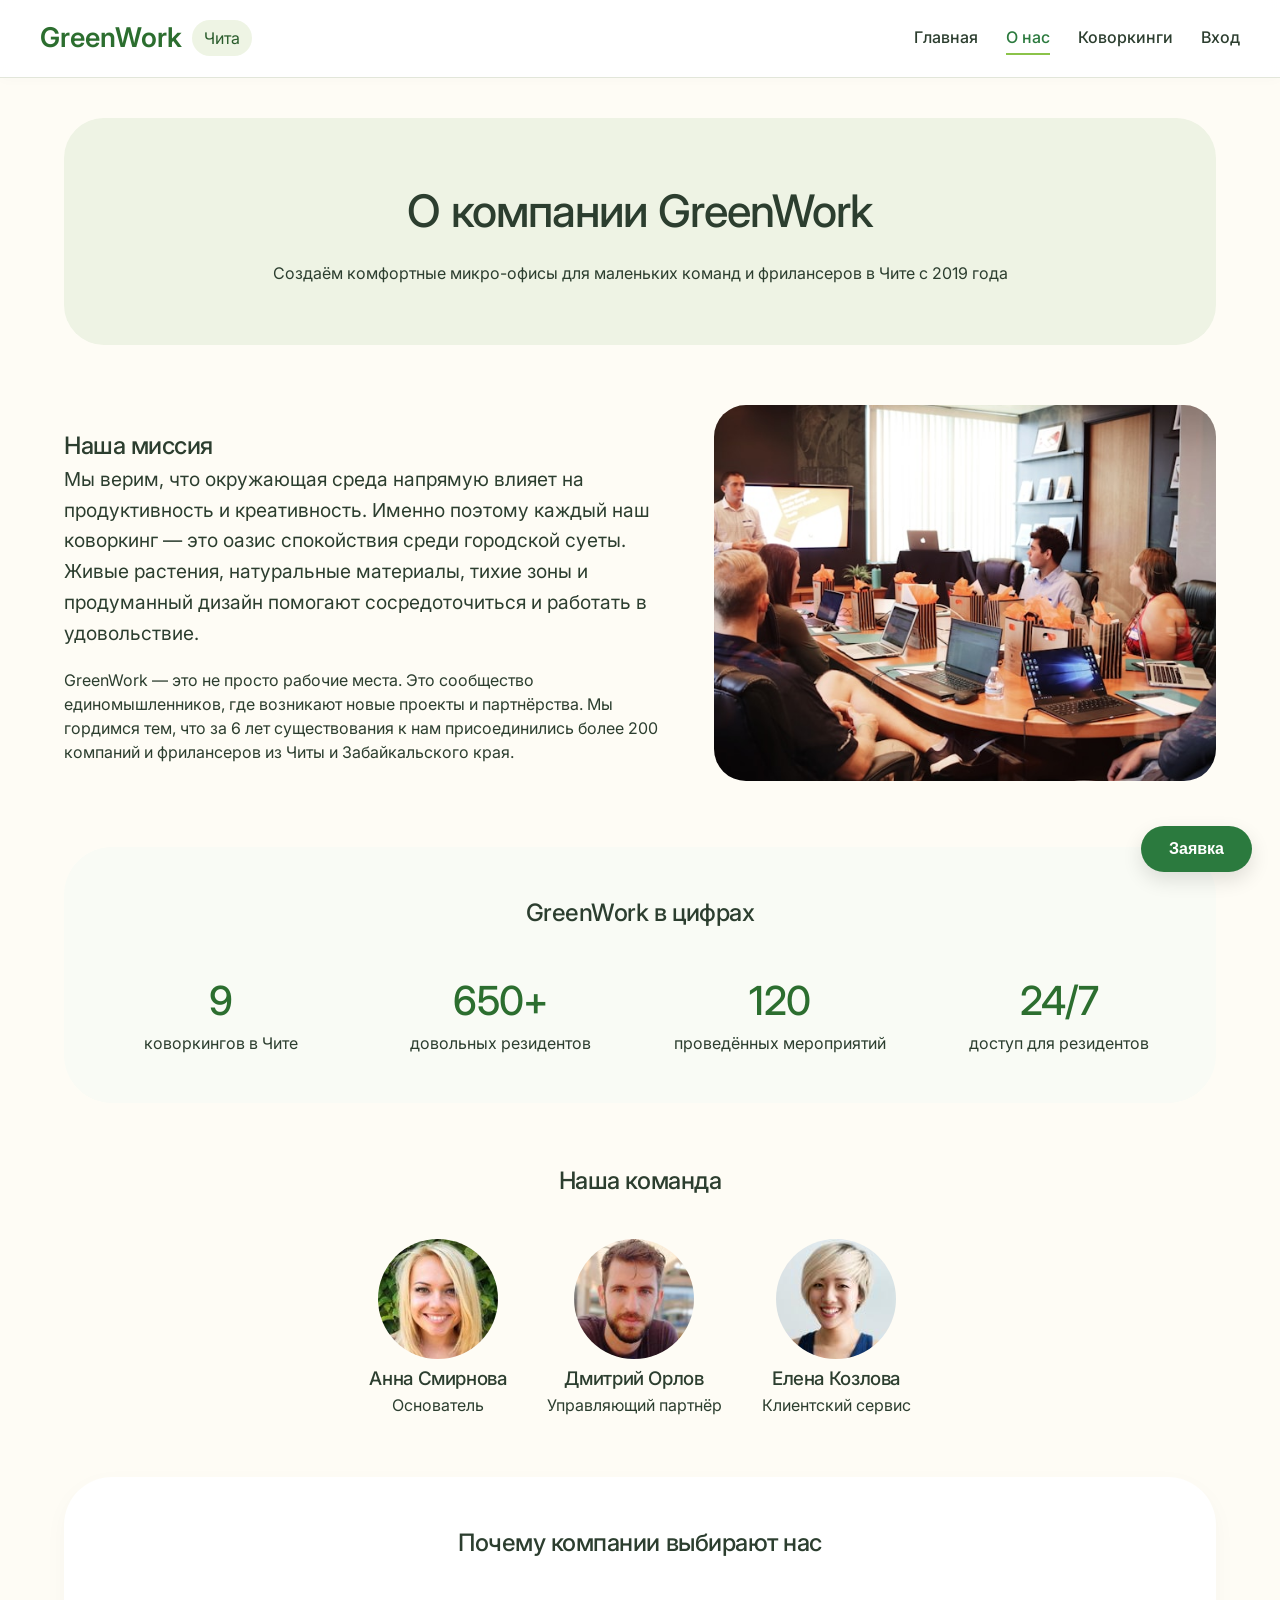
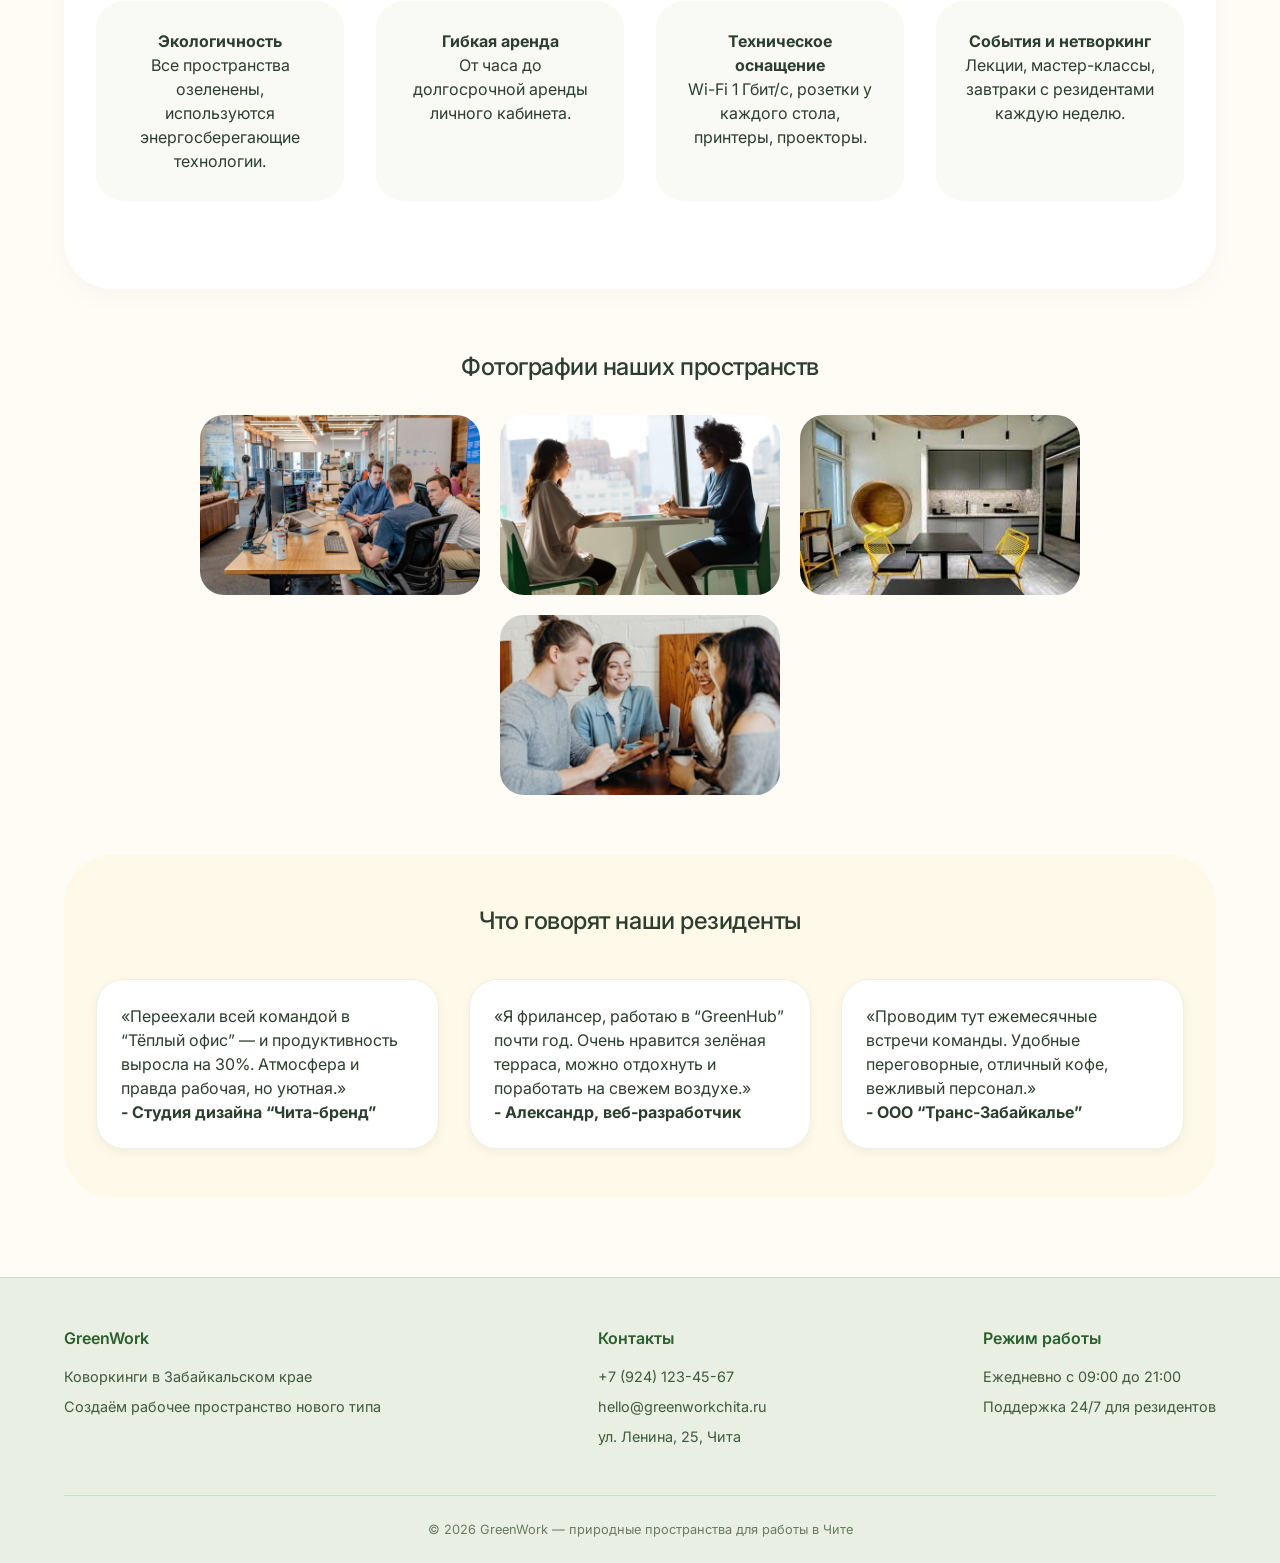
<file: about.html>
<!DOCTYPE html>
<html lang="ru">
<head>
  <meta charset="UTF-8">
  <meta name="viewport" content="width=device-width, initial-scale=1.0">
  <title>О компании | GreenWork Чита</title>
  <link rel="stylesheet" href="styles.css">
  <link href="https://fonts.googleapis.com/css2?family=Inter:opsz,wght@300;400;500;600;700&display=swap" rel="stylesheet">
</head>
<body>
<header>
  <div class="container header-inner">
    <div class="logo">GreenWork<span>Чита</span></div>
    <nav>
      <a href="index.html">Главная</a>
      <a href="about.html" class="active">О нас</a>
      <a href="coworkings.html">Коворкинги</a>
    </nav>
  </div>
</header>

<main>
  <div class="container">
    <div class="hero" style="background: #eef3e4;">
      <h1>О компании GreenWork</h1>
      <p>Создаём комфортные микро-офисы для маленьких команд и фрилансеров в Чите с 2019 года</p>
    </div>

    <section style="margin: 60px 0;">
      <div style="display: flex; gap: 48px; flex-wrap: wrap; align-items: center;">
        <div style="flex: 1.2;">
          <h2>Наша миссия</h2>
          <p style="font-size: 1.2rem; line-height: 1.6;">Мы верим, что окружающая среда напрямую влияет на продуктивность и креативность. Именно поэтому каждый наш коворкинг — это оазис спокойствия среди городской суеты. Живые растения, натуральные материалы, тихие зоны и продуманный дизайн помогают сосредоточиться и работать в удовольствие.</p>
          <p style="margin-top: 20px;">GreenWork — это не просто рабочие места. Это сообщество единомышленников, где возникают новые проекты и партнёрства. Мы гордимся тем, что за 6 лет существования к нам присоединились более 200 компаний и фрилансеров из Читы и Забайкальского края.</p>
        </div>
        <div style="flex: 1;">
          <img src="images/онас.jpg" style="border-radius: 32px; width: 100%;">
        </div>
      </div>
    </section>

    <section style="background: #f9fbf5; border-radius: 48px; padding: 48px 32px; margin: 60px 0;">
      <h2 style="text-align: center; margin-bottom: 40px;">GreenWork в цифрах</h2>
      <div style="display: flex; justify-content: space-between; flex-wrap: wrap; gap: 30px; text-align: center;">
        <div style="flex:1;"><h3 style="font-size: 2.5rem; color:#2c6e2f;">9</h3><p>коворкингов в Чите</p></div>
        <div style="flex:1;"><h3 style="font-size: 2.5rem; color:#2c6e2f;">650+</h3><p>довольных резидентов</p></div>
        <div style="flex:1;"><h3 style="font-size: 2.5rem; color:#2c6e2f;">120</h3><p>проведённых мероприятий</p></div>
        <div style="flex:1;"><h3 style="font-size: 2.5rem; color:#2c6e2f;">24/7</h3><p>доступ для резидентов</p></div>
      </div>
    </section>

    <section style="margin: 60px 0;">
      <h2 style="text-align: center;">Наша команда</h2>
      <div style="display: flex; flex-wrap: wrap; gap: 40px; justify-content: center; margin-top: 40px;">
        <div style="text-align: center; max-width: 200px;"><img src="images/11.jpg" style="width: 120px; height: 120px; border-radius: 60px; object-fit: cover;"><h3>Анна Смирнова</h3><p>Основатель</p></div>
        <div style="text-align: center; max-width: 200px;"><img src="images/22.jpg" style="width: 120px; height: 120px; border-radius: 60px; object-fit: cover;"><h3>Дмитрий Орлов</h3><p>Управляющий партнёр</p></div>
        <div style="text-align: center; max-width: 200px;"><img src="images/33.jpg" style="width: 120px; height: 120px; border-radius: 60px; object-fit: cover;"><h3>Елена Козлова</h3><p>Клиентский сервис</p></div>
      </div>
    </section>

    <section style="background: #ffffff; border-radius: 48px; padding: 48px 32px; margin: 60px 0; box-shadow: 0 8px 24px rgba(0,0,0,0.03);">
      <h2 style="text-align: center;">Почему компании выбирают нас</h2>
      <div class="feature-grid" style="margin-top: 40px;">
        <div class="feature-item"><strong>Экологичность</strong><br>Все пространства озеленены, используются энергосберегающие технологии.</div>
        <div class="feature-item"><strong>Гибкая аренда</strong><br>От часа до долгосрочной аренды личного кабинета.</div>
        <div class="feature-item"><strong>Техническое оснащение</strong><br>Wi-Fi 1 Гбит/с, розетки у каждого стола, принтеры, проекторы.</div>
        <div class="feature-item"><strong>События и нетворкинг</strong><br>Лекции, мастер-классы, завтраки с резидентами каждую неделю.</div>
      </div>
    </section>

    <section style="margin: 60px 0;">
      <h2 style="text-align: center;">Фотографии наших пространств</h2>
      <div style="display: flex; flex-wrap: wrap; gap: 20px; justify-content: center; margin-top: 30px;">
        <img src="images/1.jpg" style="border-radius: 24px; width: 280px; height: 180px; object-fit: cover;">
        <img src="images/2.jpg" style="border-radius: 24px; width: 280px; height: 180px; object-fit: cover;">
        <img src="images/3.jpg" style="border-radius: 24px; width: 280px; height: 180px; object-fit: cover;">
        <img src="images/4.jpg" style="border-radius: 24px; width: 280px; height: 180px; object-fit: cover;">
      </div>
    </section>

    <section style="background: #fef9e8; border-radius: 48px; padding: 48px 32px; margin: 60px 0;">
      <h2 style="text-align: center;">Что говорят наши резиденты</h2>
      <div style="display: flex; gap: 30px; flex-wrap: wrap; margin-top: 40px;">
        <div class="review-card">«Переехали всей командой в “Тёплый офис” — и продуктивность выросла на 30%. Атмосфера и правда рабочая, но уютная.»<br><strong>- Студия дизайна “Чита-бренд”</strong></div>
        <div class="review-card">«Я фрилансер, работаю в “GreenHub” почти год. Очень нравится зелёная терраса, можно отдохнуть и поработать на свежем воздухе.»<br><strong>- Александр, веб-разработчик</strong></div>
        <div class="review-card">«Проводим тут ежемесячные встречи команды. Удобные переговорные, отличный кофе, вежливый персонал.»<br><strong>- ООО “Транс-Забайкалье”</strong></div>
      </div>
    </section>
  </div>
</main>

<footer>
  <div class="container">
    <div class="footer-grid">
      <div class="footer-col"><h4>GreenWork</h4><p>Коворкинги в Забайкальском крае</p><p>Создаём рабочее пространство нового типа</p></div>
      <div class="footer-col"><h4>Контакты</h4><p>+7 (924) 123-45-67</p><p>hello@greenworkchita.ru</p><p>ул. Ленина, 25, Чита</p></div>
      <div class="footer-col"><h4>Режим работы</h4><p>Ежедневно с 09:00 до 21:00</p><p>Поддержка 24/7 для резидентов</p></div>
    </div>
    <div class="copyright">© 2026 GreenWork — природные пространства для работы в Чите</div>
  </div>
</footer>

<div id="feedbackModal" class="modal">
  <div class="modal-content">
    <span class="close-modal">×</span>
    <h3>Оставить заявку</h3>
    <form id="feedbackForm">
      <div class="form-group"><label>ФИО</label><input type="text" id="fbName" required placeholder="Иванов Иван Иванович"></div>
      <div class="form-group"><label>Телефон</label><input type="tel" id="fbPhone" required placeholder="+7 999 123-45-67"></div>
      <div class="form-group"><label>Email</label><input type="email" id="fbEmail" required placeholder="ivan@example.com"></div>
      <div class="form-group"><label>Интересующий коворкинг</label><select id="coworkingSelect" required></select></div>
      <div class="form-group"><label>Комментарий</label><textarea id="fbComment" rows="2" placeholder="Дополнительные пожелания..."></textarea></div>
      <button type="submit" class="btn-primary">Отправить заявку</button>
    </form>
  </div>
</div>
<button id="floatingBtn" class="floating-btn">Заявка</button>

<script src="main.js"></script>
</body>
</html>
</file>
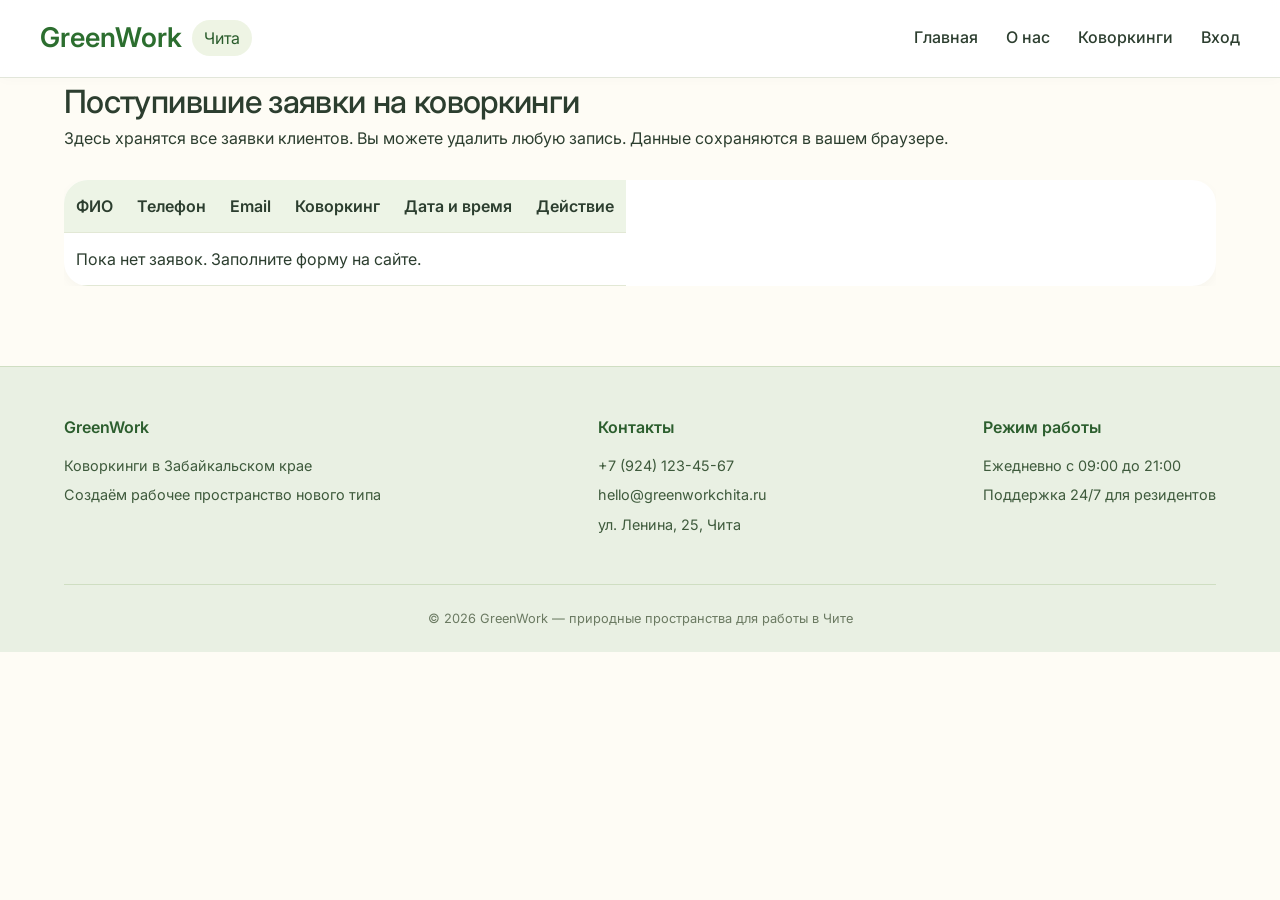
<file: applications.html>
<!DOCTYPE html>
<html lang="ru">
<head>
  <meta charset="UTF-8">
  <meta name="viewport" content="width=device-width, initial-scale=1.0">
  <title>Заявки | Администрирование GreenWork</title>
  <link rel="stylesheet" href="styles.css">
  <link href="https://fonts.googleapis.com/css2?family=Inter:opsz,wght@300;400;500;600;700&display=swap" rel="stylesheet">
</head>
<body>
<script>
  if (typeof isAdminLoggedIn === 'function' && !isAdminLoggedIn()) {
    window.location.href = 'login.html';
  }
</script>
<header>
  <div class="container header-inner">
    <div class="logo">GreenWork<span>Чита</span></div>
    <nav>
      <a href="index.html">Главная</a>
      <a href="about.html">О нас</a>
      <a href="coworkings.html">Коворкинги</a>
    </nav>
  </div>
</header>

<main class="container">
  <h1>Поступившие заявки на коворкинги</h1>
  <p>Здесь хранятся все заявки клиентов. Вы можете удалить любую запись. Данные сохраняются в вашем браузере.</p>
  <div style="overflow-x: auto; margin-top: 30px;">
    <table class="applications-table">
      <thead>
        <tr><th>ФИО</th><th>Телефон</th><th>Email</th><th>Коворкинг</th><th>Дата и время</th><th>Действие</th></tr>
      </thead>
      <tbody id="applicationsTableBody"></tbody>
    </table>
  </div>
</main>

<footer>
  <div class="container">
    <div class="footer-grid">
      <div class="footer-col"><h4>GreenWork</h4><p>Коворкинги в Забайкальском крае</p><p>Создаём рабочее пространство нового типа</p></div>
      <div class="footer-col"><h4>Контакты</h4><p>+7 (924) 123-45-67</p><p>hello@greenworkchita.ru</p><p>ул. Ленина, 25, Чита</p></div>
      <div class="footer-col"><h4>Режим работы</h4><p>Ежедневно с 09:00 до 21:00</p><p>Поддержка 24/7 для резидентов</p></div>
    </div>
    <div class="copyright">© 2026 GreenWork — природные пространства для работы в Чите</div>
  </div>
</footer>

<script src="main.js"></script>
<script src="applications.js"></script>
</body>
</html>
</file>
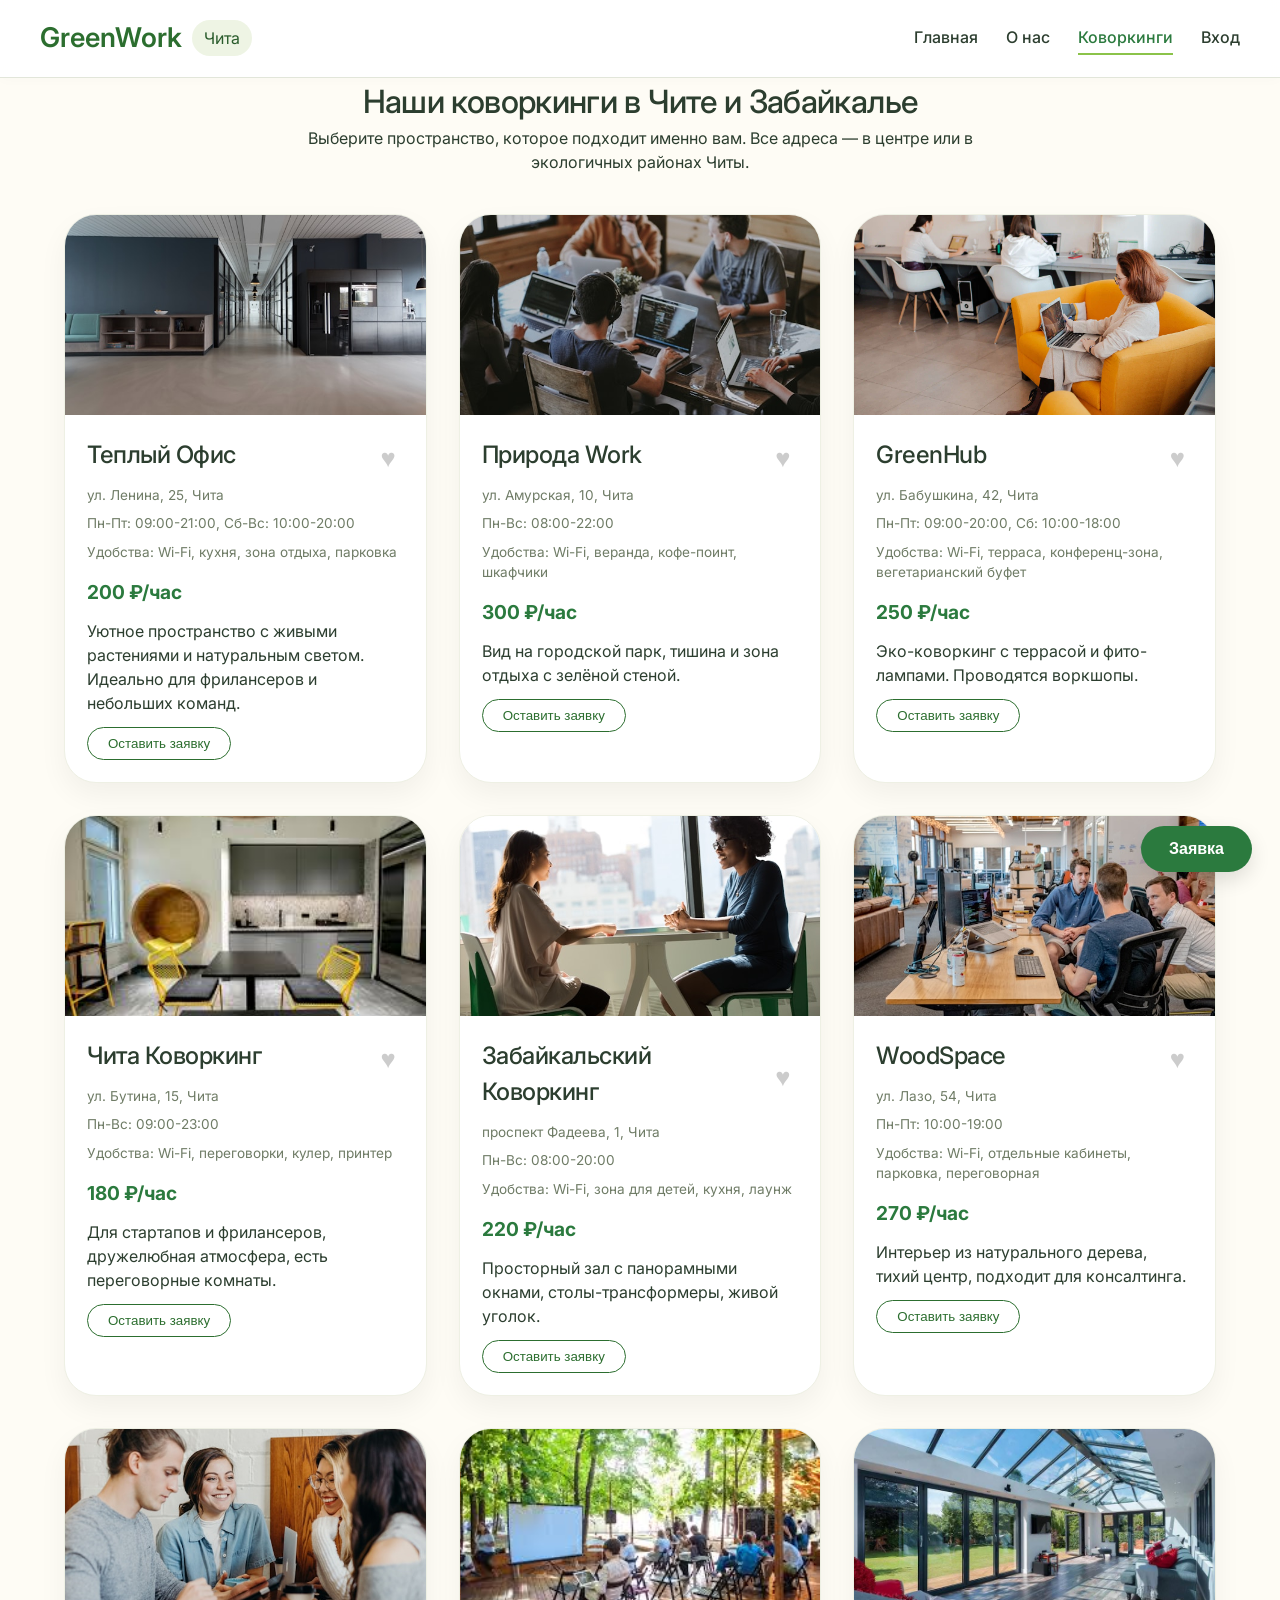
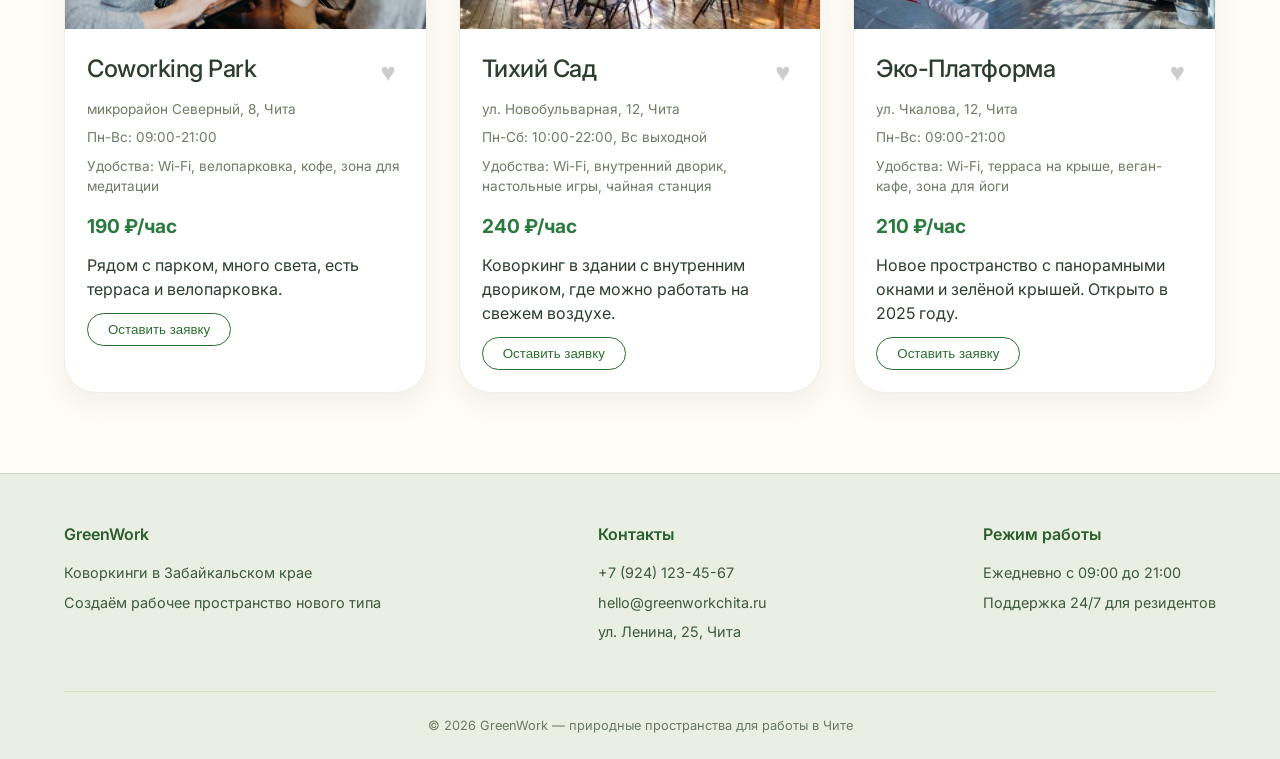
<file: coworkings.html>
<!DOCTYPE html>
<html lang="ru">
<head>
  <meta charset="UTF-8">
  <meta name="viewport" content="width=device-width, initial-scale=1.0">
  <title>Коворкинги Читы | GreenWork</title>
  <link rel="stylesheet" href="styles.css">
  <link href="https://fonts.googleapis.com/css2?family=Inter:opsz,wght@300;400;500;600;700&display=swap" rel="stylesheet">
</head>
<body>
<header>
  <div class="container header-inner">
    <div class="logo">GreenWork<span>Чита</span></div>
    <nav>
      <a href="index.html">Главная</a>
      <a href="about.html">О нас</a>
      <a href="coworkings.html" class="active">Коворкинги</a>
    </nav>
  </div>
</header>

<main class="container">
  <div style="text-align: center; margin-bottom: 40px;">
    <h1>Наши коворкинги в Чите и Забайкалье</h1>
    <p style="max-width: 700px; margin: 0 auto;">Выберите пространство, которое подходит именно вам. Все адреса — в центре или в экологичных районах Читы.</p>
  </div>
  <div id="coworkingsGrid" class="cards-grid"></div>
</main>

<footer>
  <div class="container">
    <div class="footer-grid">
      <div class="footer-col"><h4>GreenWork</h4><p>Коворкинги в Забайкальском крае</p><p>Создаём рабочее пространство нового типа</p></div>
      <div class="footer-col"><h4>Контакты</h4><p>+7 (924) 123-45-67</p><p>hello@greenworkchita.ru</p><p>ул. Ленина, 25, Чита</p></div>
      <div class="footer-col"><h4>Режим работы</h4><p>Ежедневно с 09:00 до 21:00</p><p>Поддержка 24/7 для резидентов</p></div>
    </div>
    <div class="copyright">© 2026 GreenWork — природные пространства для работы в Чите</div>
  </div>
</footer>

<div id="feedbackModal" class="modal">
  <div class="modal-content">
    <span class="close-modal">×</span>
    <h3>Оставить заявку</h3>
    <form id="feedbackForm">
      <div class="form-group"><label>ФИО</label><input type="text" id="fbName" required placeholder="Иванов Иван Иванович"></div>
      <div class="form-group"><label>Телефон</label><input type="tel" id="fbPhone" required placeholder="+7 999 123-45-67"></div>
      <div class="form-group"><label>Email</label><input type="email" id="fbEmail" required placeholder="ivan@example.com"></div>
      <div class="form-group"><label>Интересующий коворкинг</label><select id="coworkingSelect" required></select></div>
      <div class="form-group"><label>Комментарий</label><textarea id="fbComment" rows="2" placeholder="Дополнительные пожелания..."></textarea></div>
      <button type="submit" class="btn-primary">Отправить заявку</button>
    </form>
  </div>
</div>
<button id="floatingBtn" class="floating-btn">Заявка</button>

<script src="main.js"></script>
</body>
</html>
</file>
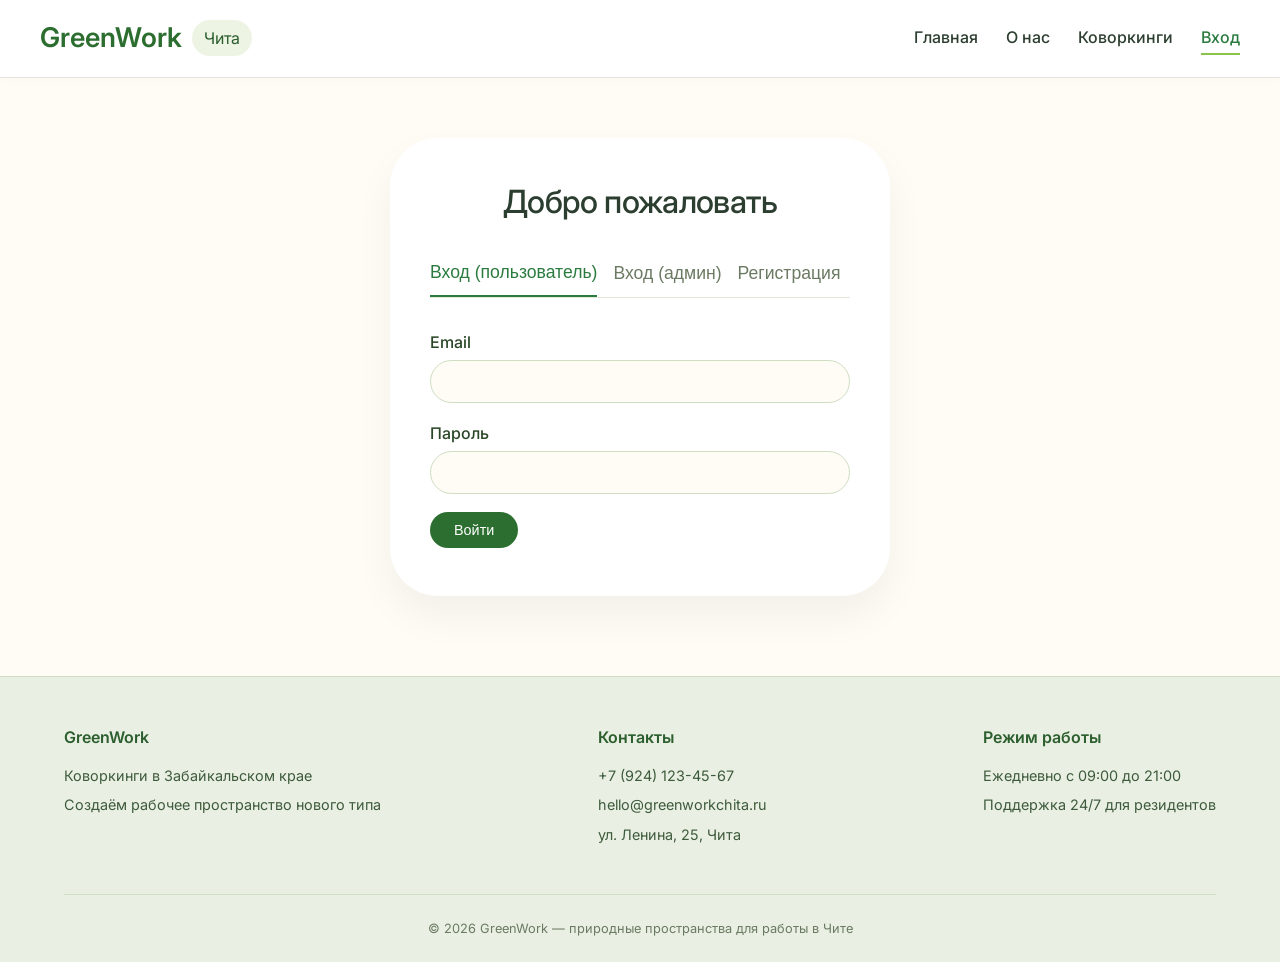
<file: login.html>
<!DOCTYPE html>
<html lang="ru">
<head>
  <meta charset="UTF-8">
  <meta name="viewport" content="width=device-width, initial-scale=1.0">
  <title>Вход | GreenWork</title>
  <link rel="stylesheet" href="styles.css">
  <link href="https://fonts.googleapis.com/css2?family=Inter:wght@300;400;500;600;700&display=swap" rel="stylesheet">
</head>
<body>
<header>
  <div class="container header-inner">
    <div class="logo">GreenWork<span>Чита</span></div>
    <nav>
      <a href="index.html">Главная</a>
      <a href="about.html">О нас</a>
      <a href="coworkings.html">Коворкинги</a>
    </nav>
  </div>
</header>

<main>
  <div class="container auth-container">
    <h1 style="text-align: center; margin-bottom: 24px;">Добро пожаловать</h1>

    <div class="auth-tabs">
      <button class="auth-tab active" data-tab="userLogin">Вход (пользователь)</button>
      <button class="auth-tab" data-tab="adminLogin">Вход (админ)</button>
      <button class="auth-tab" data-tab="register">Регистрация</button>
    </div>

    <div id="userLoginPanel" class="auth-panel active">
      <form id="userLoginForm">
        <div class="form-group"><label>Email</label><input type="email" id="userEmail" required></div>
        <div class="form-group"><label>Пароль</label><input type="password" id="userPassword" required></div>
        <button type="submit" class="btn-primary">Войти</button>
        <div id="userLoginError" class="error-msg"></div>
      </form>
    </div>

    <div id="adminLoginPanel" class="auth-panel">
      <form id="adminLoginForm">
        <div class="form-group"><label>Пароль администратора</label><input type="password" id="adminPass" required></div>
        <button type="submit" class="btn-primary">Войти как админ</button>
        <div id="adminLoginError" class="error-msg"></div>
      </form>
    </div>

    <div id="registerPanel" class="auth-panel">
      <form id="registerForm">
        <div class="form-group"><label>Email</label><input type="email" id="regEmail" required></div>
        <div class="form-group"><label>Пароль</label><input type="password" id="regPassword" required></div>
        <div class="form-group"><label>Имя</label><input type="text" id="regFirstName" required></div>
        <div class="form-group"><label>Фамилия</label><input type="text" id="regLastName" required></div>
        <div class="form-group"><label>Телефон</label><input type="tel" id="regPhone" required></div>
        <button type="submit" class="btn-primary">Зарегистрироваться</button>
        <div id="regError" class="error-msg"></div>
      </form>
    </div>
  </div>
</main>

<footer>
  <div class="container">
    <div class="footer-grid">
      <div class="footer-col"><h4>GreenWork</h4><p>Коворкинги в Забайкальском крае</p><p>Создаём рабочее пространство нового типа</p></div>
      <div class="footer-col"><h4>Контакты</h4><p>+7 (924) 123-45-67</p><p>hello@greenworkchita.ru</p><p>ул. Ленина, 25, Чита</p></div>
      <div class="footer-col"><h4>Режим работы</h4><p>Ежедневно с 09:00 до 21:00</p><p>Поддержка 24/7 для резидентов</p></div>
    </div>
    <div class="copyright">© 2026 GreenWork — природные пространства для работы в Чите</div>
  </div>
</footer>

<script src="main.js"></script>
<script>
  const tabs = document.querySelectorAll('.auth-tab');
  const panels = {
    userLogin: document.getElementById('userLoginPanel'),
    adminLogin: document.getElementById('adminLoginPanel'),
    register: document.getElementById('registerPanel')
  };
  tabs.forEach(tab => {
    tab.addEventListener('click', () => {
      const target = tab.getAttribute('data-tab');
      tabs.forEach(t => t.classList.remove('active'));
      tab.classList.add('active');
      Object.values(panels).forEach(p => p.classList.remove('active'));
      panels[target].classList.add('active');
    });
  });

  document.getElementById('userLoginForm').addEventListener('submit', (e) => {
    e.preventDefault();
    const email = document.getElementById('userEmail').value;
    const pwd = document.getElementById('userPassword').value;
    if (loginUser(email, pwd)) {
      window.location.href = 'profile.html';
    } else {
      document.getElementById('userLoginError').innerText = 'Неверный email или пароль';
    }
  });

  document.getElementById('adminLoginForm').addEventListener('submit', (e) => {
    e.preventDefault();
    const pwd = document.getElementById('adminPass').value;
    if (adminLogin(pwd)) {
      window.location.href = 'applications.html';
    } else {
      document.getElementById('adminLoginError').innerText = 'Неверный пароль администратора';
    }
  });

  document.getElementById('registerForm').addEventListener('submit', (e) => {
    e.preventDefault();
    const email = document.getElementById('regEmail').value;
    const pwd = document.getElementById('regPassword').value;
    const firstName = document.getElementById('regFirstName').value;
    const lastName = document.getElementById('regLastName').value;
    const phone = document.getElementById('regPhone').value;
    if (registerUser(email, pwd, firstName, lastName, phone)) {
      window.location.href = 'profile.html';
    } else {
      document.getElementById('regError').innerText = 'Пользователь с таким email уже существует';
    }
  });
</script>
</body>
</html>
</file>
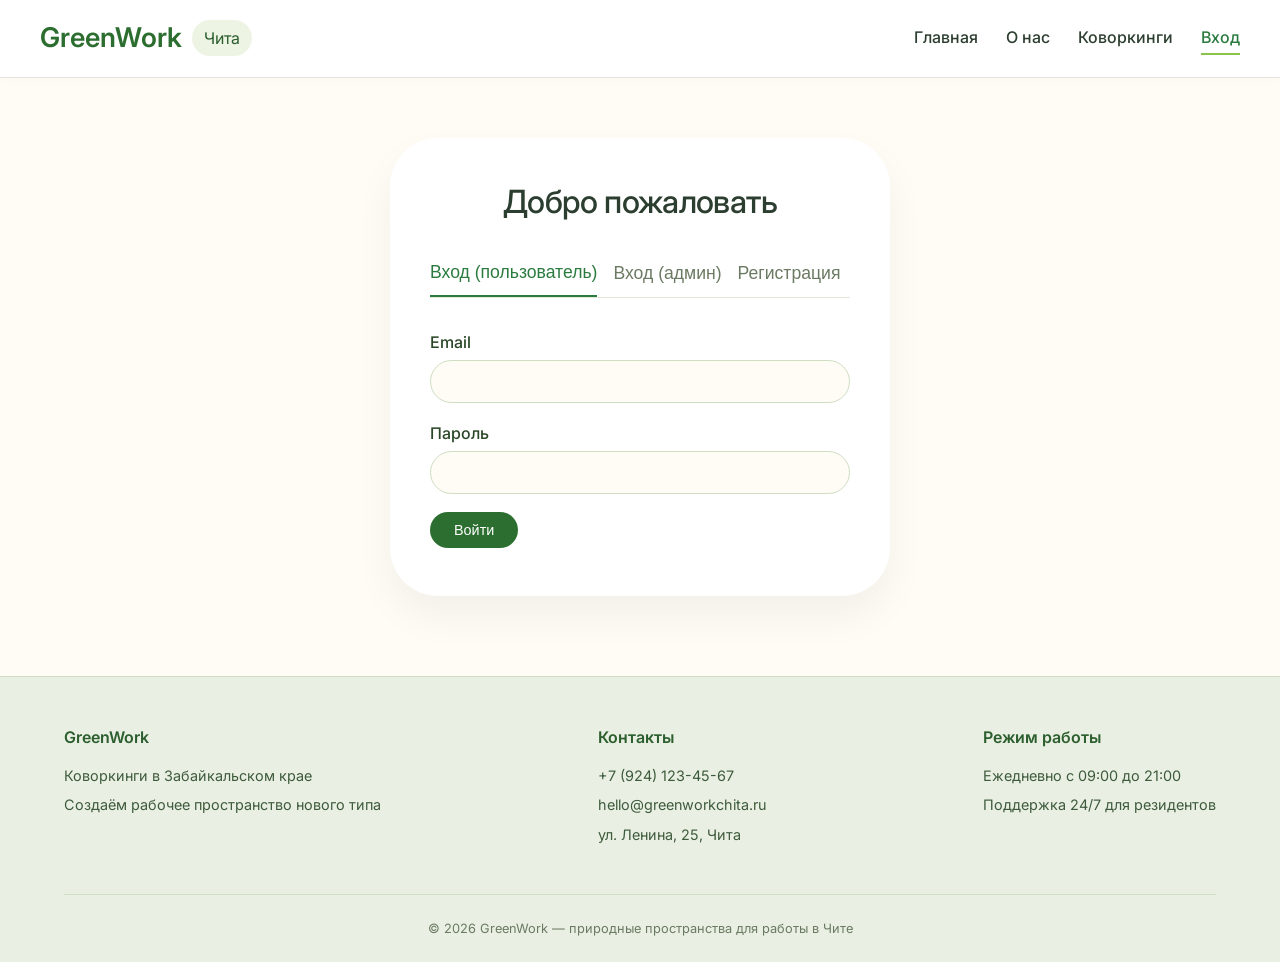
<file: profile.html>
levi., [30.04.2026 5:39]
<!DOCTYPE html>
<html lang="ru">
<head>
  <meta charset="UTF-8">
  <meta name="viewport" content="width=device-width, initial-scale=1.0">
  <title>Мой профиль | GreenWork</title>
  <link rel="stylesheet" href="styles.css">
  <link href="https://fonts.googleapis.com/css2?family=Inter:wght@300;400;500;600;700&display=swap" rel="stylesheet">
</head>
<body>
<header>
  <div class="container header-inner">
    <div class="logo">GreenWork<span>Чита</span></div>
    <nav>
      <a href="index.html">Главная</a>
      <a href="about.html">О нас</a>
      <a href="coworkings.html">Коворкинги</a>
    </nav>
  </div>
</header>

<main class="container">
  <h1>Личный кабинет</h1>
  <div id="profileSection" class="profile-info"></div>
  <h2>Избранные коворкинги</h2>
  <div id="favoritesList" class="favorites-grid"></div>
</main>

<footer>
  <div class="container">
    <div class="footer-grid">
      <div class="footer-col"><h4>GreenWork</h4><p>Коворкинги в Забайкальском крае</p><p>Создаём рабочее пространство нового типа</p></div>
      <div class="footer-col"><h4>Контакты</h4><p>+7 (924) 123-45-67</p><p>hello@greenworkchita.ru</p><p>ул. Ленина, 25, Чита</p></div>
      <div class="footer-col"><h4>Режим работы</h4><p>Ежедневно с 09:00 до 21:00</p><p>Поддержка 24/7 для резидентов</p></div>
    </div>
    <div class="copyright">© 2026 GreenWork — природные пространства для работы в Чите</div>
  </div>
</footer>

<div id="feedbackModal" class="modal">
  <div class="modal-content">
    <span class="close-modal">×</span>
    <h3>Оставить заявку</h3>
    <form id="feedbackForm">
      <div class="form-group"><label>ФИО</label><input type="text" id="fbName" required placeholder="Иванов Иван Иванович"></div>
      <div class="form-group"><label>Телефон</label><input type="tel" id="fbPhone" required placeholder="+7 999 123-45-67"></div>
      <div class="form-group"><label>Email</label><input type="email" id="fbEmail" required placeholder="ivan@example.com"></div>
      <div class="form-group"><label>Интересующий коворкинг</label><select id="coworkingSelect" required></select></div>
      <div class="form-group"><label>Комментарий</label><textarea id="fbComment" rows="2" placeholder="Дополнительные пожелания..."></textarea></div>
      <button type="submit" class="btn-primary">Отправить заявку</button>
    </form>
  </div>
</div>
<button id="floatingBtn" class="floating-btn">Заявка</button>

levi., [30.04.2026 5:39]
<script src="main.js"></script>
<script>
  function loadProfile() {
    const user = getCurrentUser();
    if (!user) {
      window.location.href = 'login.html';
      return;
    }
    const profileDiv = document.getElementById('profileSection');
    profileDiv.innerHTML = `
      <div class="avatar-upload">
        <div class="avatar-preview" id="avatarPreview" style="background-image: url('${user.avatar || 'https://via.placeholder.com/80'}');"></div>
        <input type="file" id="avatarInput" accept="image/*" style="display:none;">
        <button class="btn-outline" id="changeAvatarBtn">Изменить фото</button>
      </div>
      <form id="profileForm">
        <div class="form-group"><label>Имя</label><input type="text" id="editFirstName" value="${user.firstName}"></div>
        <div class="form-group"><label>Фамилия</label><input type="text" id="editLastName" value="${user.lastName}"></div>
        <div class="form-group"><label>Email</label><input type="email" id="editEmail" value="${user.email}" readonly disabled style="background:#f5f5f5;"></div>
        <div class="form-group"><label>Телефон</label><input type="tel" id="editPhone" value="${user.phone}"></div>
        <button type="submit" class="btn-primary">Сохранить изменения</button>
      </form>
    `;
    const avatarInput = document.getElementById('avatarInput');
    const changeBtn = document.getElementById('changeAvatarBtn');
    changeBtn.onclick = () => avatarInput.click();
    avatarInput.onchange = (e) => {
      const file = e.target.files[0];
      if (file) {
        const reader = new FileReader();
        reader.onload = function(ev) {
          const avatarBase64 = ev.target.result;
          updateUserProfile(user.id, { avatar: avatarBase64 });
          document.getElementById('avatarPreview').style.backgroundImage = `url('${avatarBase64}')`;
        };
        reader.readAsDataURL(file);
      }
    };
    document.getElementById('profileForm').onsubmit = (e) => {
      e.preventDefault();
      const newFirstName = document.getElementById('editFirstName').value;
      const newLastName = document.getElementById('editLastName').value;
      const newPhone = document.getElementById('editPhone').value;
      updateUserProfile(user.id, { firstName: newFirstName, lastName: newLastName, phone: newPhone });
      alert('Данные обновлены');
      loadProfile();
    };
    const favContainer = document.getElementById('favoritesList');
    const favoritesIds = user.favorites;
    const favoriteCoworkings = coworkingsData.filter(c => favoritesIds.includes(c.id));
    if (favoriteCoworkings.length === 0) {
      favContainer.innerHTML = '<p>Вы ещё не добавили ни одного коворкинга в избранное. Нажмите ♥️ на странице коворкингов.</p>';
    } else {
      favContainer.innerHTML = '';
      favoriteCoworkings.forEach(cw => {
        const card = document.createElement('div');
        card.className = 'cowork-card';
        card.innerHTML = `
          <div class="card-img" style="background-image: url('${cw.image}');"></div>
          <div class="card-content">
            <h3>${cw.name}</h3>
            <div class="address">${cw.address}</div>
            <div class="price">${cw.price}</div>
            <button class="btn-outline request-btn" data-id="${cw.id}">Оставить заявку</button>
          </div>
        `;
        favContainer.appendChild(card);
      });
      document.querySelectorAll('#favoritesList .request-btn').forEach(btn => {
        btn.addEventListener('click', (e) => {
          const coworkId = btn.getAttribute('data-id');
          const modal = document.getElementById("feedbackModal");
          if (modal) {
            populateCoworkingSelect("coworkingSelect");
            const select = document.getElementById("coworkingSelect");
            if (select) select.value = coworkId;
            modal.style.display = "flex";
          }
        });
      });
    }
  }
  document.addEventListener('DOMContentLoaded', () => {
    loadProfile();
    setupModal();
  });
</script>
</body>
</html>
</file>
<file: styles.css>
* {
  margin: 0;
  padding: 0;
  box-sizing: border-box;
}

body {
  font-family: 'Inter', -apple-system, BlinkMacSystemFont, 'Segoe UI', Roboto, Helvetica, Arial, sans-serif;
  background-color: #fefcf5;
  color: #2c3e2f;
  line-height: 1.5;
  scroll-behavior: smooth;
}

h1, h2, h3 {
  font-weight: 500;
  letter-spacing: -0.02em;
}

a {
  text-decoration: none;
  color: inherit;
}

.container {
  max-width: 1200px;
  margin: 0 auto;
  padding: 0 24px;
}

header {
  background: #ffffffea;
  backdrop-filter: blur(8px);
  box-shadow: 0 2px 12px rgba(0,0,0,0.02);
  position: sticky;
  top: 0;
  z-index: 100;
  border-bottom: 1px solid #e2e6da;
}

.header-inner {
  display: flex;
  justify-content: space-between;
  align-items: center;
  padding: 18px 0;
  flex-wrap: wrap;
  gap: 16px;
}

.logo {
  display: flex;
  align-items: center;
  gap: 10px;
  font-size: 1.7rem;
  font-weight: 600;
  color: #2c6e2f;
}

.logo span {
  background: #eef4e4;
  padding: 6px 12px;
  border-radius: 40px;
  font-size: 1rem;
  font-weight: 400;
  color: #2a5c2c;
}

nav {
  display: flex;
  gap: 28px;
  flex-wrap: wrap;
  align-items: center;
}

nav a {
  font-weight: 500;
  transition: color 0.2s;
  padding: 4px 0;
  border-bottom: 2px solid transparent;
}

nav a:hover, nav a.active {
  color: #2b7a3e;
  border-bottom-color: #8bc34a;
}

footer {
  background: #e9f0e3;
  margin-top: 80px;
  padding: 48px 0 24px;
  border-top: 1px solid #cfdec2;
}

.footer-grid {
  display: flex;
  justify-content: space-between;
  flex-wrap: wrap;
  gap: 40px;
  margin-bottom: 40px;
}

.footer-col h4 {
  font-weight: 600;
  margin-bottom: 16px;
  color: #2c5e2e;
}

.footer-col p, .footer-col a {
  color: #3e5a3c;
  font-size: 0.9rem;
  display: block;
  margin-bottom: 8px;
}

.copyright {
  text-align: center;
  font-size: 0.8rem;
  color: #6b7a62;
  padding-top: 24px;
  border-top: 1px solid #cfdec2;
}

.btn-primary {
  background: #2c6e2f;
  color: white;
  border: none;
  padding: 10px 24px;
  border-radius: 32px;
  font-weight: 500;
  cursor: pointer;
  transition: 0.2s;
  display: inline-block;
  font-size: 0.9rem;
}

.btn-primary:hover {
  background: #1f5522;
  transform: translateY(-1px);
  box-shadow: 0 6px 12px rgba(44,110,47,0.2);
}

.btn-outline {
  background: transparent;
  border: 1px solid #2c6e2f;
  color: #2c6e2f;
  padding: 8px 20px;
  border-radius: 32px;
  font-weight: 500;
  cursor: pointer;
  transition: 0.2s;
}

.btn-outline:hover {
  background: #2c6e2f10;
}

.floating-btn {
  position: fixed;
  bottom: 28px;
  right: 28px;
  background: #2b7a3e;
  color: white;
  border: none;
  border-radius: 60px;
  padding: 14px 28px;
  font-weight: 600;
  box-shadow: 0 8px 20px rgba(0,0,0,0.12);
  cursor: pointer;
  z-index: 1000;
  transition: 0.2s;
  font-size: 1rem;
  backdrop-filter: blur(4px);
}

.floating-btn:hover {
  background: #1f5e2c;
  transform: scale(1.02);
}

.modal {
  display: none;
  position: fixed;
  top: 0; left: 0;
  width: 100%; height: 100%;
  background: rgba(35, 45, 30, 0.75);
  backdrop-filter: blur(4px);
  justify-content: center;
  align-items: center;
  z-index: 2000;
}

.modal-content {
  background: #fffdf8;
  max-width: 500px;
  width: 90%;
  border-radius: 32px;
  padding: 32px 28px;
  box-shadow: 0 30px 40px rgba(0,0,0,0.2);
  position: relative;
}

.close-modal {
  position: absolute;
  top: 20px;
  right: 24px;
  font-size: 28px;
  cursor: pointer;
  color: #6c7a5e;
}

.modal h3 {
  margin-bottom: 20px;
  font-size: 1.8rem;
  color: #255f2a;
}

.form-group {
  margin-bottom: 18px;
}

.form-group label {
  display: block;
  margin-bottom: 6px;
  font-weight: 500;
  color: #2a4727;
}

.form-group input, .form-group select, .form-group textarea {
  width: 100%;
  padding: 12px 14px;
  border-radius: 24px;
  border: 1px solid #cfdec2;
  background: #fefcf5;
  font-size: 0.95rem;
  transition: 0.2s;
}

.form-group input:focus, .form-group select:focus {
  outline: none;
  border-color: #7cb342;
  box-shadow: 0 0 0 3px rgba(124,179,66,0.2);
}

.cards-grid {
  display: grid;
  grid-template-columns: repeat(auto-fill, minmax(300px, 1fr));
  gap: 32px;
  margin: 40px 0;
}

.cowork-card {
  background: white;
  border-radius: 32px;
  overflow: hidden;
  box-shadow: 0 12px 28px rgba(0,0,0,0.05);
  transition: 0.25s ease;
  border: 1px solid #eef0e4;
  display: flex;
  flex-direction: column;
}

.cowork-card:hover {
  transform: translateY(-5px);
  box-shadow: 0 20px 30px rgba(60, 80, 30, 0.1);
}

.card-img {
  height: 200px;
  background-size: cover;
  background-position: center;
}

.card-content {
  padding: 22px;
  flex: 1;
  display: flex;
  flex-direction: column;
}

.card-content h3 {
  font-size: 1.5rem;
  margin-bottom: 8px;
}

.address, .worktime, .amenities {
  color: #6f7c66;
  font-size: 0.85rem;
  margin: 4px 0;
}

.price {
  font-weight: 700;
  color: #2b7a3e;
  margin: 12px 0;
  font-size: 1.2rem;
}

.request-btn {
  margin-top: auto;
  align-self: flex-start;
}

.applications-table {
  width: 100%;
  border-collapse: collapse;
  background: white;
  border-radius: 24px;
  overflow: auto;
  display: block;
  box-shadow: 0 4px 12px rgba(0,0,0,0.03);
}

.applications-table th, .applications-table td {
  padding: 14px 12px;
  text-align: left;
  border-bottom: 1px solid #e2e8d5;
}

.applications-table th {
  background: #edf4e6;
  font-weight: 600;
}

.delete-btn {
  background: #ead7d0;
  border: none;
  padding: 6px 12px;
  border-radius: 30px;
  cursor: pointer;
  color: #aa5e4b;
  font-weight: 500;
}

.delete-btn:hover {
  background: #dbbdaf;
}

.hero {
  background: linear-gradient(120deg, #eef4e0, #faf7ef);
  padding: 60px 0;
  border-radius: 40px;
  margin: 40px 0;
  text-align: center;
}

.hero h1 {
  font-size: 2.8rem;
  margin-bottom: 16px;
}

.feature-grid {
  display: flex;
  gap: 32px;
  flex-wrap: wrap;
  margin: 40px 0;
}

.feature-item {
  flex: 1;
  background: #f9faf5;
  padding: 28px;
  border-radius: 28px;
  text-align: center;
}

.review-card {
  background: white;
  padding: 24px;
  border-radius: 28px;
  box-shadow: 0 8px 20px rgba(0,0,0,0.03);
  border: 1px solid #eef0e4;
}

@media (max-width: 720px) {
  .header-inner {
    flex-direction: column;
  }
  .hero h1 {
    font-size: 2rem;
  }
  .floating-btn {
    padding: 10px 20px;
    font-size: 0.85rem;
  }
}

.auth-container {
  max-width: 500px;
  margin: 60px auto;
  background: white;
  border-radius: 48px;
  padding: 40px;
  box-shadow: 0 20px 40px rgba(0,0,0,0.05);
}

.auth-tabs {
  display: flex;
  gap: 16px;
  border-bottom: 1px solid #e2e8d5;
  margin-bottom: 32px;
}

.auth-tab {
  padding: 12px 0;
  cursor: pointer;
  background: none;
  border: none;
  font-size: 1.1rem;
  font-weight: 500;
  color: #6b7a62;
  transition: 0.2s;
}

.auth-tab.active {
  color: #2b7a3e;
  border-bottom: 2px solid #2b7a3e;
}

.auth-panel {
  display: none;
}

.auth-panel.active {
  display: block;
}

.avatar-upload {
  display: flex;
  align-items: center;
  gap: 20px;
  margin-bottom: 20px;
  flex-wrap: wrap;
}

.avatar-preview {
  width: 80px;
  height: 80px;
  border-radius: 50%;
  background: #eef4e4;
  background-size: cover;
  background-position: center;
  border: 2px solid #cfdec2;
}

.favorite-btn {
  background: none;
  border: none;
  font-size: 1.6rem;
  cursor: pointer;
  color: #ccc;
  transition: 0.2s;
  padding: 0 8px;
  line-height: 1;
}

.favorite-btn.active {
  color: #e35f5f;
}

.favorite-btn:hover {
  transform: scale(1.1);
}

.profile-info {
  background: white;
  border-radius: 32px;
  padding: 32px;
  margin: 32px 0;
  box-shadow: 0 8px 20px rgba(0,0,0,0.03);
}

.favorites-grid {
  display: grid;
  grid-template-columns: repeat(auto-fill, minmax(260px, 1fr));
  gap: 24px;
  margin-top: 24px;
}

.error-msg {
  color: #c74e2e;
  font-size: 0.85rem;
  margin-top: 8px;
  text-align: center;
}

.gallery-card {
  transition: transform 0.3s ease;
}
.gallery-card:hover {
  transform: scale(1.02);
}
/* ===== НОВЫЙ БЛОК "Что такое коворкинг?" ===== */
.info-block {
  display: flex;
  gap: 48px;
  align-items: center;
  background: #eef4e4;
  border-radius: 48px;
  padding: 40px;
  margin: 40px 0 60px;
  flex-wrap: wrap;
}
.info-text {
  flex: 1.2;
}
.info-badge {
  background: #2c6e2f;
  color: white;
  padding: 4px 16px;
  border-radius: 40px;
  font-size: 0.8rem;
  font-weight: 600;
  text-transform: uppercase;
  letter-spacing: 1px;
  display: inline-block;
  margin-bottom: 16px;
}
.info-text h2 {
  font-size: 1.8rem;
  margin-bottom: 16px;
  color: #2c5e2e;
}
.info-text p {
  margin-bottom: 12px;
  line-height: 1.5;
  color: #2c3e2f;
}
.info-image {
  flex: 0.8;
}
.info-image img {
  width: 100%;
  border-radius: 32px;
  display: block;
  box-shadow: 0 12px 24px rgba(0,0,0,0.1);
}

/* ===== ДОПОЛНИТЕЛЬНЫЕ СТИЛИ ДЛЯ НАСЫЩЕННОСТИ (галереи) ===== */
.gallery-grid {
  display: flex;
  gap: 24px;
  flex-wrap: wrap;
  justify-content: center;
  margin: 40px 0;
}
.gallery-card {
  background: white;
  border-radius: 28px;
  overflow: hidden;
  width: 280px;
  box-shadow: 0 8px 20px rgba(0,0,0,0.05);
  transition: transform 0.2s;
}
.gallery-card:hover {
  transform: translateY(-5px);
}
.gallery-card img {
  width: 100%;
  height: 180px;
  object-fit: cover;
}
.gallery-card p {
  padding: 16px;
  font-weight: 500;
  text-align: center;
  color: #2c5e2e;
}

/* Стили для шагов и отзывов (если ещё не были добавлены) */
.steps-section, .reviews-section {
  margin: 60px 0;
}
.steps-grid {
  display: flex;
  gap: 24px;
  flex-wrap: wrap;
  justify-content: center;
  margin-top: 30px;
}
.step {
  background: #f9faf5;
  padding: 20px 28px;
  border-radius: 40px;
  font-weight: 500;
  color: #2c6e2f;
  text-align: center;
  flex: 1;
  min-width: 180px;
}
.reviews-grid {
  display: flex;
  gap: 24px;
  flex-wrap: wrap;
  margin-top: 30px;
}
.review-card {
  background: white;
  padding: 24px;
  border-radius: 28px;
  flex: 1;
  box-shadow: 0 4px 12px rgba(0,0,0,0.05);
  border: 1px solid #eef0e4;
}
@media (max-width: 720px) {
  .info-block { flex-direction: column; text-align: center; }
  .info-text h2 { font-size: 1.5rem; }
  .steps-grid, .reviews-grid { flex-direction: column; }
}
</file>
